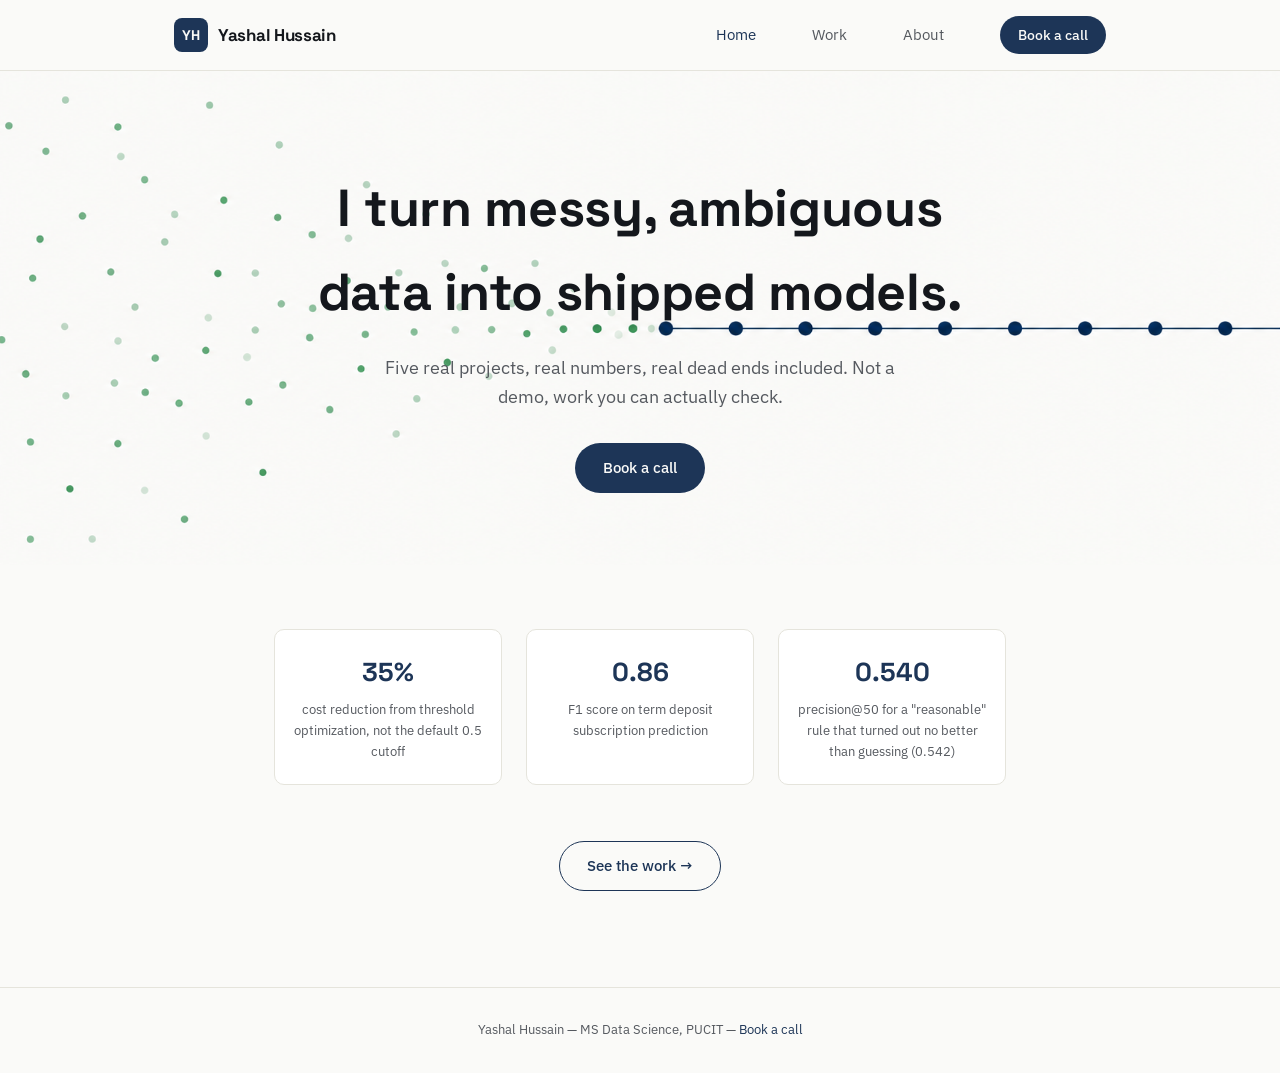
<file: index.html>
<!DOCTYPE html>
<html lang="en">
<head>
<meta charset="UTF-8">
<meta name="viewport" content="width=device-width, initial-scale=1.0">
<title>Yashal Hussain — Ships messy data as working models</title>
<meta name="description" content="I turn messy, ambiguous data into shipped models.">
<link rel="icon" href="data:image/svg+xml,%3Csvg xmlns='http://www.w3.org/2000/svg' viewBox='0 0 64 64'%3E%3Crect width='64' height='64' rx='14' fill='%231D3557'/%3E%3Ctext x='32' y='42' font-family='sans-serif' font-weight='700' font-size='30' fill='%23FAFAF8' text-anchor='middle'%3EY%3C/text%3E%3C/svg%3E">
<link rel="preconnect" href="https://fonts.googleapis.com">
<link rel="preconnect" href="https://fonts.gstatic.com" crossorigin>
<link href="https://fonts.googleapis.com/css2?family=IBM+Plex+Mono&family=IBM+Plex+Sans:wght@400;500&family=Space+Grotesk:wght@500;700&display=swap" rel="stylesheet">
<link rel="stylesheet" href="style.css">
</head>
<body>

<header class="site-nav">
  <div class="wrap">
    <a class="brand" href="index.html">
      <span class="logo-mark">YH</span>
      <span class="logo-word">Yashal Hussain</span>
    </a>
    <nav class="links">
      <a href="index.html" class="active">Home</a>
      <a href="work.html">Work</a>
      <a href="about.html">About</a>
      <a href="contact.html" class="nav-cta">Book a call</a>
    </nav>
  </div>
</header>

<section class="hero">
  <div class="wrap">
    <h1>I turn messy, ambiguous data into shipped models.</h1>
    <p>Five real projects, real numbers, real dead ends included. Not a demo, work you can actually check.</p>
    <a class="btn" href="contact.html">Book a call</a>
  </div>
</section>

<main>
  <div class="wrap">
    <div class="proof-strip">
      <div class="proof-item">
        <div class="proof-num">35%</div>
        <div class="proof-label">cost reduction from threshold optimization, not the default 0.5 cutoff</div>
      </div>
      <div class="proof-item">
        <div class="proof-num">0.86</div>
        <div class="proof-label">F1 score on term deposit subscription prediction</div>
      </div>
      <div class="proof-item">
        <div class="proof-num">0.540</div>
        <div class="proof-label">precision@50 for a "reasonable" rule that turned out no better than guessing (0.542)</div>
      </div>
    </div>

    <div style="text-align:center; margin-top:56px;">
      <a class="btn-outline" href="work.html">See the work &rarr;</a>
    </div>
  </div>
</main>

<footer>
  <div class="wrap">
    Yashal Hussain — MS Data Science, PUCIT — <a href="contact.html">Book a call</a>
  </div>
</footer>

</body>
</html>
</file>
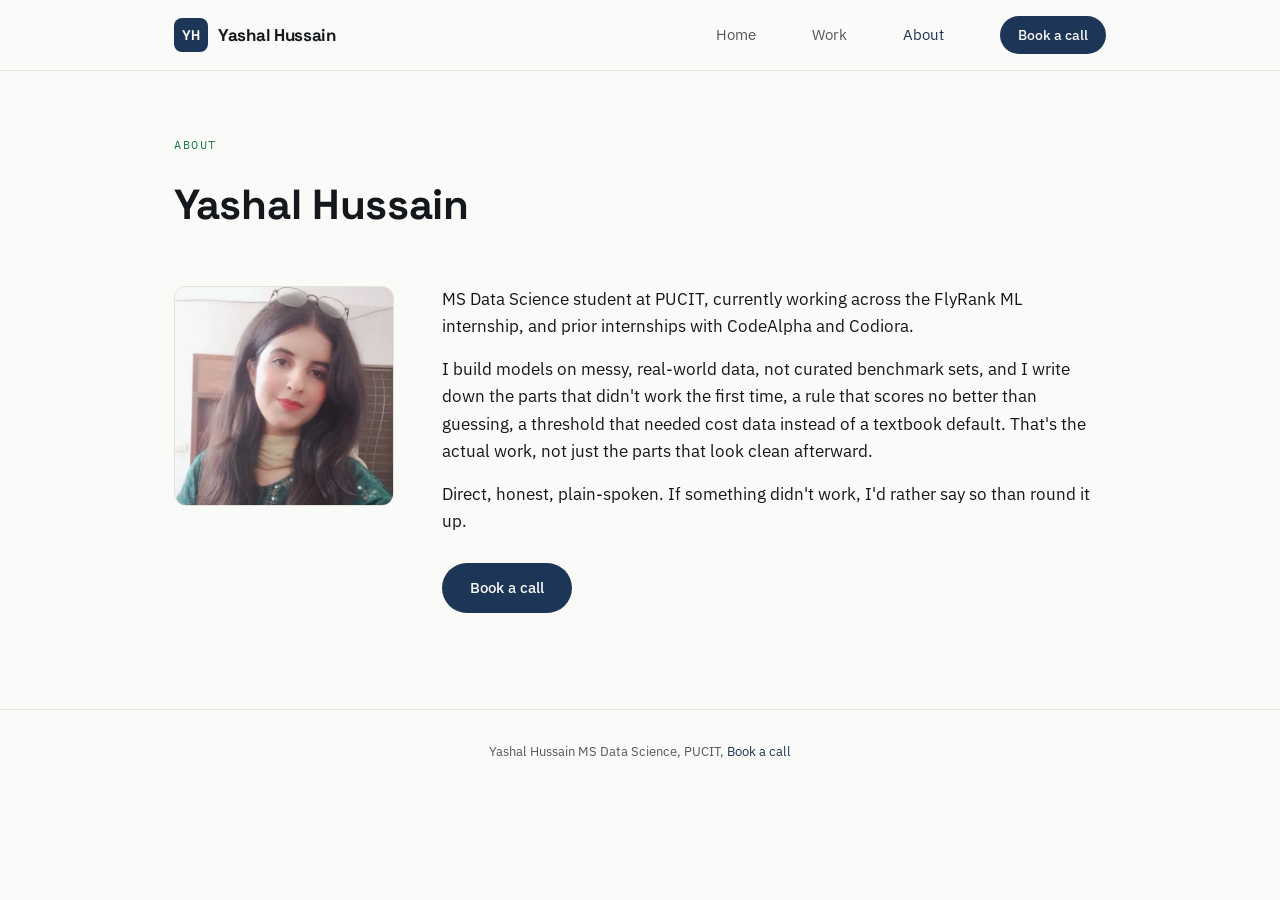
<file: about.html>
<!DOCTYPE html>
<html lang="en">
<head>
<meta charset="UTF-8">
<meta name="viewport" content="width=device-width, initial-scale=1.0">
<title>About Yashal Hussain</title>
<link rel="icon" href="data:image/svg+xml,%3Csvg xmlns='http://www.w3.org/2000/svg' viewBox='0 0 64 64'%3E%3Crect width='64' height='64' rx='14' fill='%231D3557'/%3E%3Ctext x='32' y='42' font-family='sans-serif' font-weight='700' font-size='30' fill='%23FAFAF8' text-anchor='middle'%3EY%3C/text%3E%3C/svg%3E">
<link rel="preconnect" href="https://fonts.googleapis.com">
<link rel="preconnect" href="https://fonts.gstatic.com" crossorigin>
<link href="https://fonts.googleapis.com/css2?family=IBM+Plex+Mono&family=IBM+Plex+Sans:wght@400;500&family=Space+Grotesk:wght@500;700&display=swap" rel="stylesheet">
<link rel="stylesheet" href="style.css">
</head>
<body>

<header class="site-nav">
  <div class="wrap">
    <a class="brand" href="index.html">
      <span class="logo-mark">YH</span>
      <span class="logo-word">Yashal Hussain</span>
    </a>
    <nav class="links">
      <a href="index.html">Home</a>
      <a href="work.html">Work</a>
      <a href="about.html" class="active">About</a>
      <a href="contact.html" class="nav-cta">Book a call</a>
    </nav>
  </div>
</header>

<main>
  <div class="wrap">
    <div class="eyebrow">About</div>
    <h1 class="page-title">Yashal Hussain</h1>

    <div style="height:32px;"></div>

    <div class="about-grid">
      <img class="about-photo" src="images/photo.jpg" alt="Photo of Yashal Hussain">
      <div class="about-text">
        <p style="font-size:17px; margin-bottom:16px;">MS Data Science student at PUCIT, currently working across the FlyRank ML internship, and prior internships with CodeAlpha and Codiora.</p>
        <p style="font-size:17px; margin-bottom:16px;">I build models on messy, real-world data, not curated benchmark sets, and I write down the parts that didn't work the first time, a rule that scores no better than guessing, a threshold that needed cost data instead of a textbook default. That's the actual work, not just the parts that look clean afterward.</p>
        <p style="font-size:17px; margin-bottom:28px;">Direct, honest, plain-spoken. If something didn't work, I'd rather say so than round it up.</p>
        <a class="btn" href="contact.html">Book a call</a>
      </div>
    </div>
  </div>
</main>

<footer>
  <div class="wrap">
    Yashal Hussain MS Data Science, PUCIT, <a href="contact.html">Book a call</a>
  </div>
</footer>

</body>
</html>
</file>
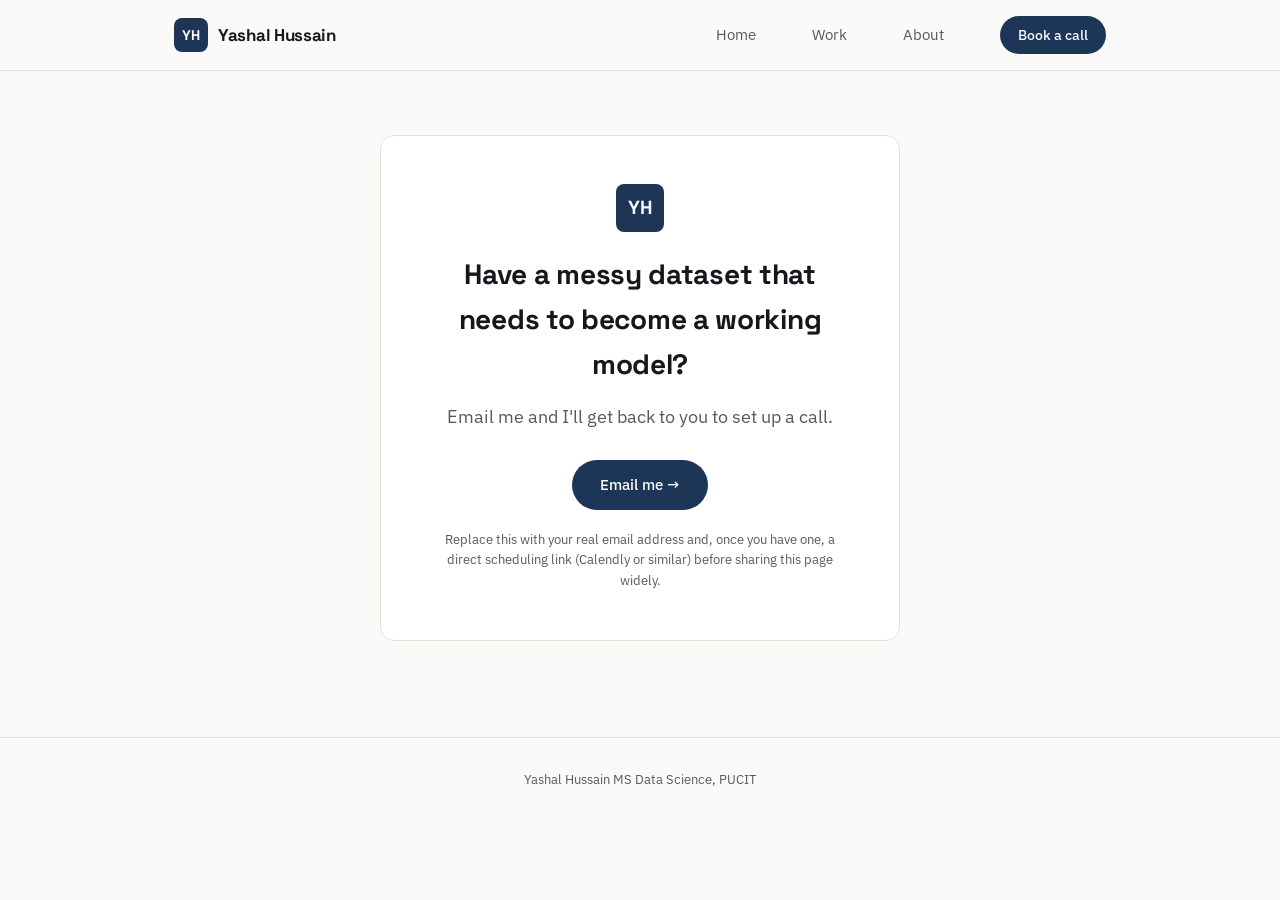
<file: contact.html>
<!DOCTYPE html>
<html lang="en">
<head>
<meta charset="UTF-8">
<meta name="viewport" content="width=device-width, initial-scale=1.0">
<title>Contact Yashal Hussain</title>
<link rel="icon" href="data:image/svg+xml,%3Csvg xmlns='http://www.w3.org/2000/svg' viewBox='0 0 64 64'%3E%3Crect width='64' height='64' rx='14' fill='%231D3557'/%3E%3Ctext x='32' y='42' font-family='sans-serif' font-weight='700' font-size='30' fill='%23FAFAF8' text-anchor='middle'%3EY%3C/text%3E%3C/svg%3E">
<link rel="preconnect" href="https://fonts.googleapis.com">
<link rel="preconnect" href="https://fonts.gstatic.com" crossorigin>
<link href="https://fonts.googleapis.com/css2?family=IBM+Plex+Mono&family=IBM+Plex+Sans:wght@400;500&family=Space+Grotesk:wght@500;700&display=swap" rel="stylesheet">
<link rel="stylesheet" href="style.css">
</head>
<body>

<header class="site-nav">
  <div class="wrap">
    <a class="brand" href="index.html">
      <span class="logo-mark">YH</span>
      <span class="logo-word">Yashal Hussain</span>
    </a>
    <nav class="links">
      <a href="index.html">Home</a>
      <a href="work.html">Work</a>
      <a href="about.html">About</a>
      <a href="contact.html" class="active nav-cta">Book a call</a>
    </nav>
  </div>
</header>

<main>
  <div class="wrap">
    <div class="contact-box">
      <span class="logo-mark" style="width:48px;height:48px;font-size:19px;margin-bottom:20px;display:inline-flex;">YH</span>
      <h1 class="page-title" style="font-size:28px;">Have a messy dataset that needs to become a working model?</h1>
      <p class="lede" style="margin:0 auto 28px;">Email me and I'll get back to you to set up a call.</p>
      <a class="btn" href="mailto:yashalhussain053@gmail.com?subject=Let's%20talk">Email me &rarr;</a>
      <p style="font-size:13px; color:var(--muted); margin-top:20px;">Replace this with your real email address and, once you have one, a direct scheduling link (Calendly or similar) before sharing this page widely.</p>
    </div>
  </div>
</main>

<footer>
  <div class="wrap">
    Yashal Hussain MS Data Science, PUCIT
  </div>
</footer>

</body>
</html>
</file>
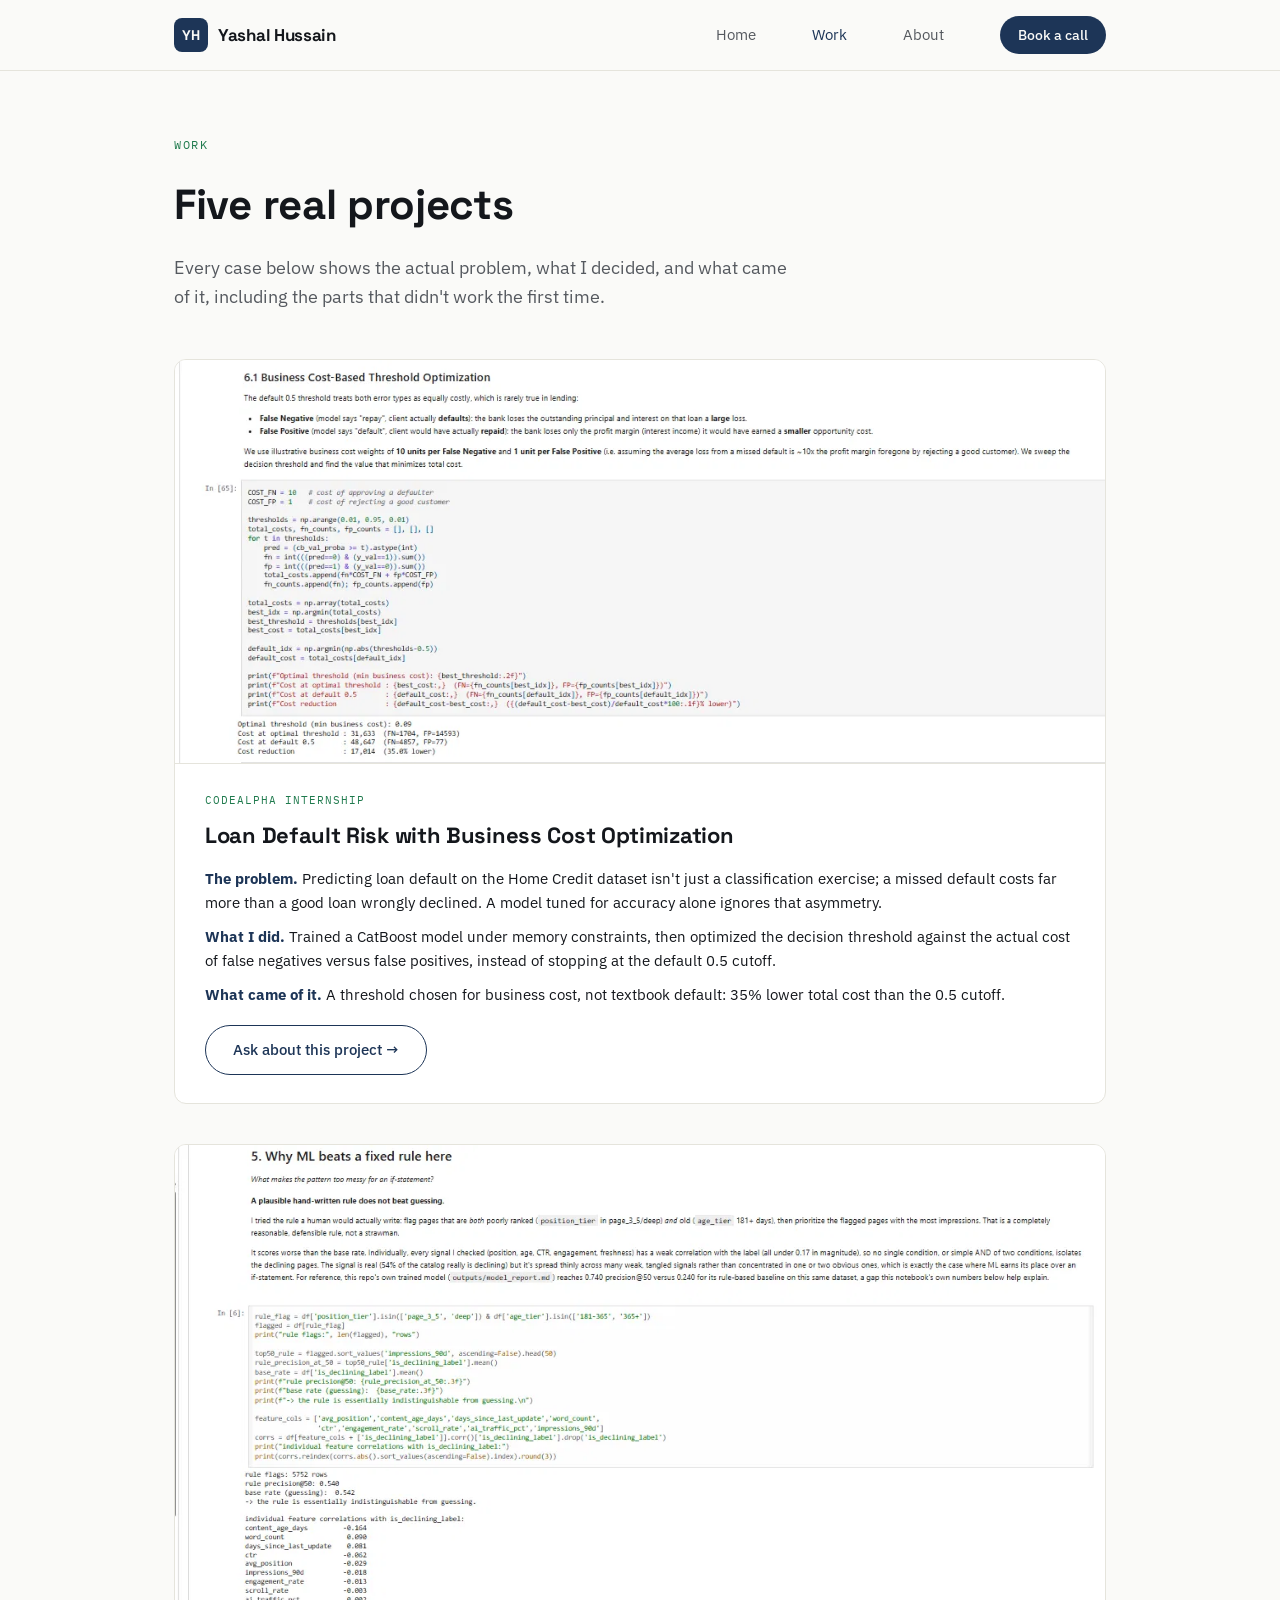
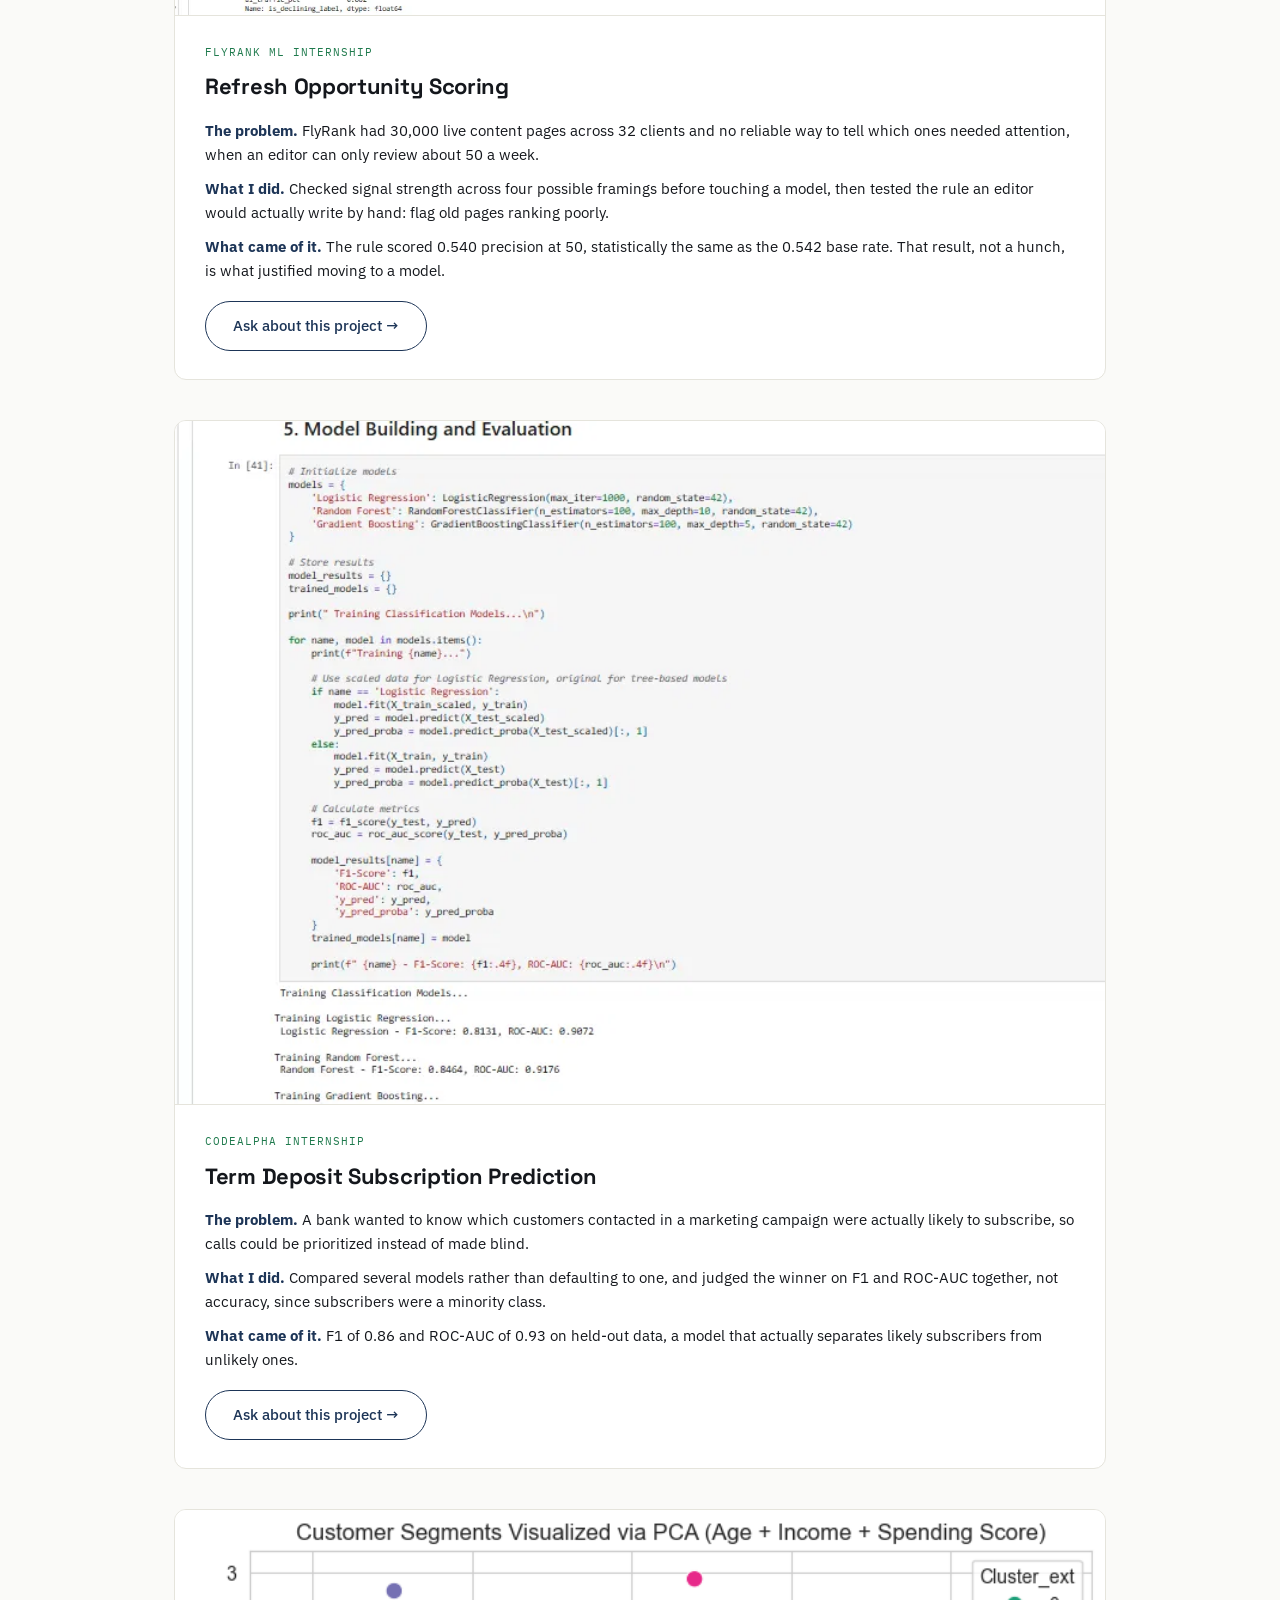
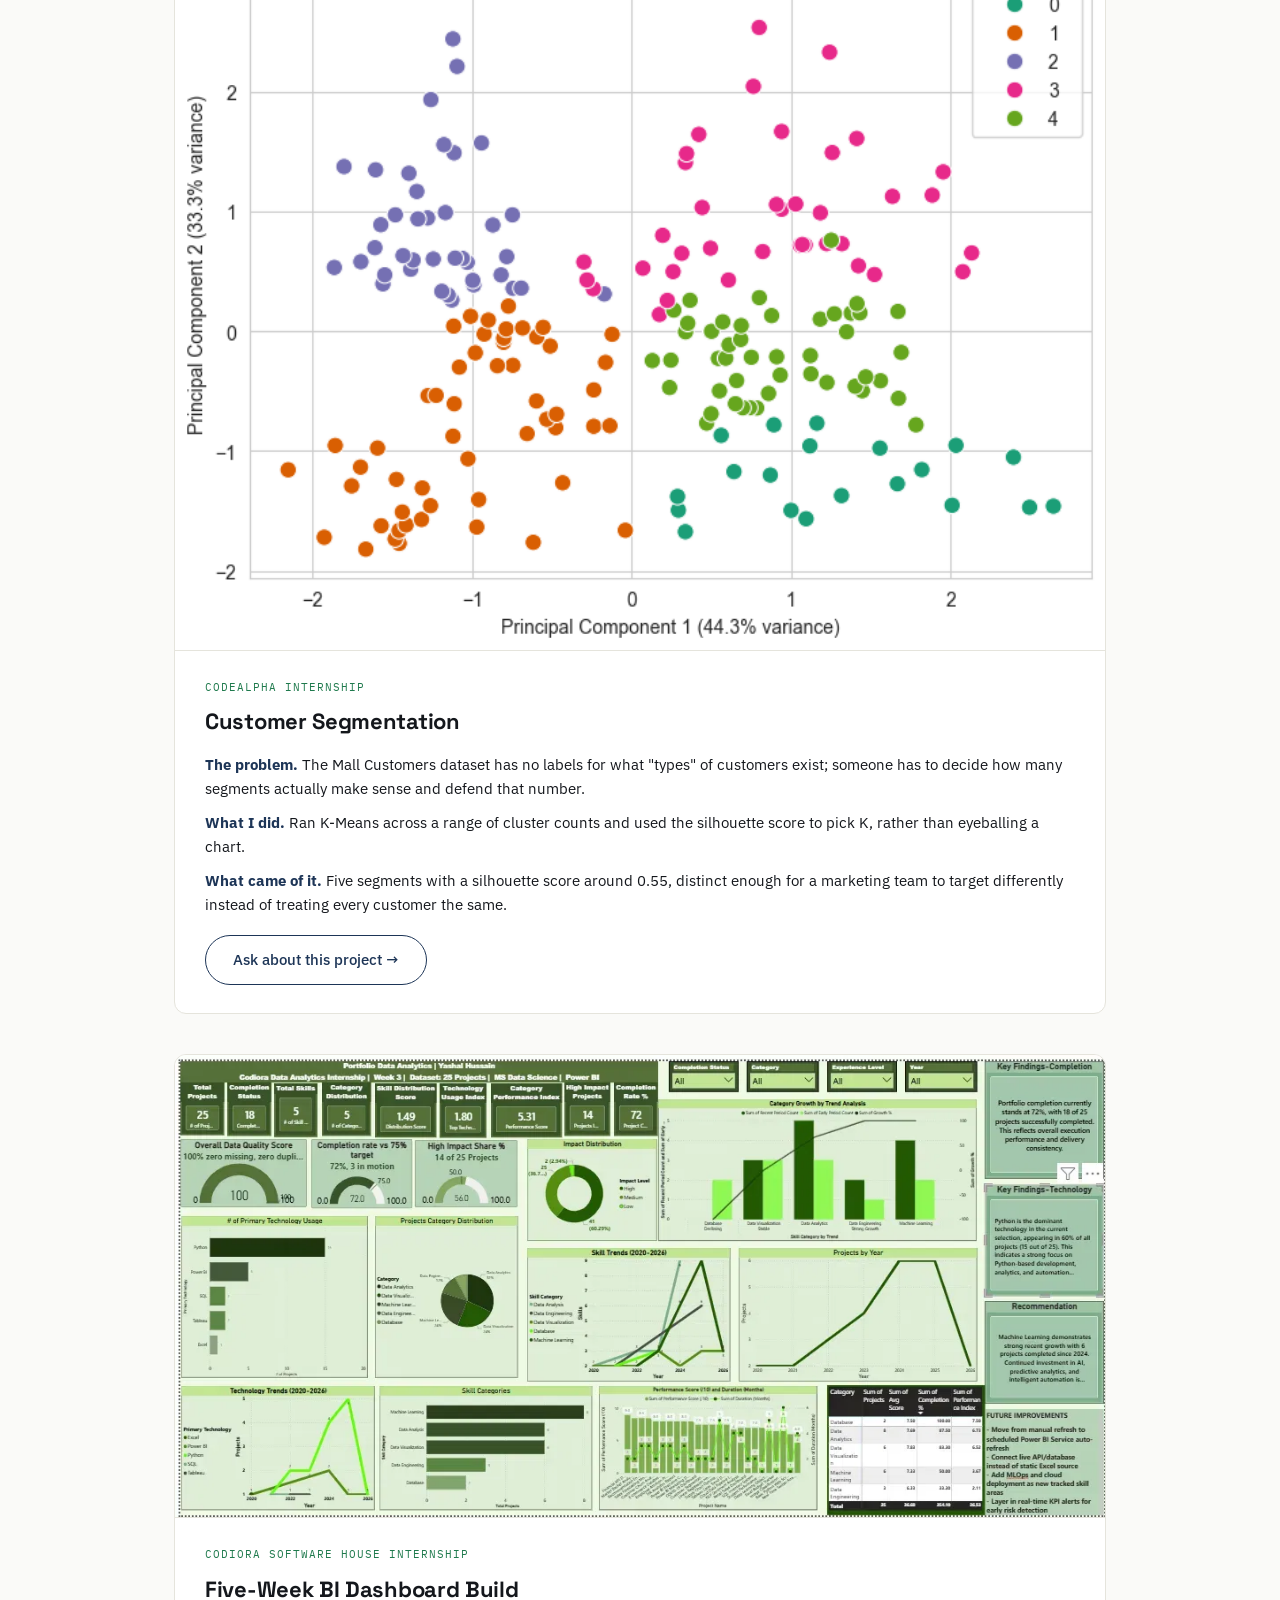
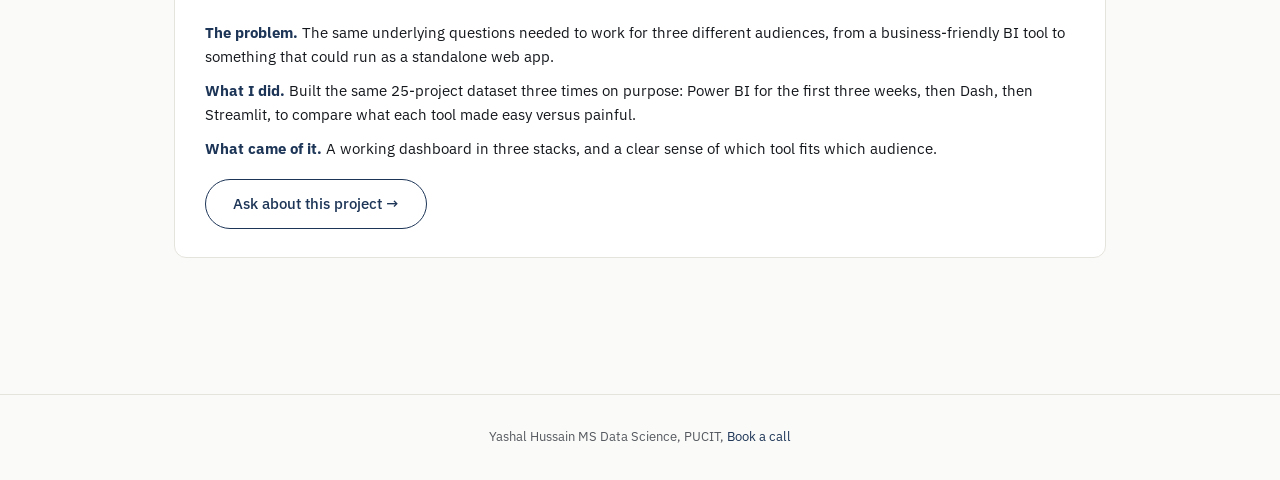
<file: work.html>
<!DOCTYPE html>
<html lang="en">
<head>
<meta charset="UTF-8">
<meta name="viewport" content="width=device-width, initial-scale=1.0">
<title>Work Yashal Hussain</title>
<link rel="icon" href="data:image/svg+xml,%3Csvg xmlns='http://www.w3.org/2000/svg' viewBox='0 0 64 64'%3E%3Crect width='64' height='64' rx='14' fill='%231D3557'/%3E%3Ctext x='32' y='42' font-family='sans-serif' font-weight='700' font-size='30' fill='%23FAFAF8' text-anchor='middle'%3EY%3C/text%3E%3C/svg%3E">
<link rel="preconnect" href="https://fonts.googleapis.com">
<link rel="preconnect" href="https://fonts.gstatic.com" crossorigin>
<link href="https://fonts.googleapis.com/css2?family=IBM+Plex+Mono&family=IBM+Plex+Sans:wght@400;500&family=Space+Grotesk:wght@500;700&display=swap" rel="stylesheet">
<link rel="stylesheet" href="style.css">
</head>
<body>

<header class="site-nav">
  <div class="wrap">
    <a class="brand" href="index.html">
      <span class="logo-mark">YH</span>
      <span class="logo-word">Yashal Hussain</span>
    </a>
    <nav class="links">
      <a href="index.html">Home</a>
      <a href="work.html" class="active">Work</a>
      <a href="about.html">About</a>
      <a href="contact.html" class="nav-cta">Book a call</a>
    </nav>
  </div>
</header>

<main>
  <div class="wrap">
    <div class="eyebrow">Work</div>
    <h1 class="page-title">Five real projects</h1>
    <p class="lede">Every case below shows the actual problem, what I decided, and what came of it, including the parts that didn't work the first time.</p>

    <div style="height:40px;"></div>

    <div class="case-card">
      <img src="images/work_loandefault.png" alt="Loan default cost optimization notebook output">
      <div class="case-body">
        <span class="case-tag">CodeAlpha Internship</span>
        <h2 class="case-title">Loan Default Risk with Business Cost Optimization</h2>
        <p><strong>The problem.</strong> Predicting loan default on the Home Credit dataset isn't just a classification exercise; a missed default costs far more than a good loan wrongly declined. A model tuned for accuracy alone ignores that asymmetry.</p>
        <p><strong>What I did.</strong> Trained a CatBoost model under memory constraints, then optimized the decision threshold against the actual cost of false negatives versus false positives, instead of stopping at the default 0.5 cutoff.</p>
        <p><strong>What came of it.</strong> A threshold chosen for business cost, not textbook default: 35% lower total cost than the 0.5 cutoff.</p>
        <div class="case-cta"><a class="btn-outline" href="contact.html">Ask about this project &rarr;</a></div>
      </div>
    </div>

    <div class="case-card">
      <img src="images/work_flyrank.png" alt="FlyRank notebook showing rule vs base rate precision at 50">
      <div class="case-body">
        <span class="case-tag">FlyRank ML Internship</span>
        <h2 class="case-title">Refresh Opportunity Scoring</h2>
        <p><strong>The problem.</strong> FlyRank had 30,000 live content pages across 32 clients and no reliable way to tell which ones needed attention, when an editor can only review about 50 a week.</p>
        <p><strong>What I did.</strong> Checked signal strength across four possible framings before touching a model, then tested the rule an editor would actually write by hand: flag old pages ranking poorly.</p>
        <p><strong>What came of it.</strong> The rule scored 0.540 precision at 50, statistically the same as the 0.542 base rate. That result, not a hunch, is what justified moving to a model.</p>
        <div class="case-cta"><a class="btn-outline" href="contact.html">Ask about this project &rarr;</a></div>
      </div>
    </div>

    <div class="case-card">
      <img src="images/work_termdeposit.png" alt="Term deposit model training output showing F1 and ROC-AUC">
      <div class="case-body">
        <span class="case-tag">CodeAlpha Internship</span>
        <h2 class="case-title">Term Deposit Subscription Prediction</h2>
        <p><strong>The problem.</strong> A bank wanted to know which customers contacted in a marketing campaign were actually likely to subscribe, so calls could be prioritized instead of made blind.</p>
        <p><strong>What I did.</strong> Compared several models rather than defaulting to one, and judged the winner on F1 and ROC-AUC together, not accuracy, since subscribers were a minority class.</p>
        <p><strong>What came of it.</strong> F1 of 0.86 and ROC-AUC of 0.93 on held-out data, a model that actually separates likely subscribers from unlikely ones.</p>
        <div class="case-cta"><a class="btn-outline" href="contact.html">Ask about this project &rarr;</a></div>
      </div>
    </div>

    <div class="case-card">
      <img src="images/work_pca.png" alt="Customer segmentation clusters visualized via PCA">
      <div class="case-body">
        <span class="case-tag">CodeAlpha Internship</span>
        <h2 class="case-title">Customer Segmentation</h2>
        <p><strong>The problem.</strong> The Mall Customers dataset has no labels for what "types" of customers exist; someone has to decide how many segments actually make sense and defend that number.</p>
        <p><strong>What I did.</strong> Ran K-Means across a range of cluster counts and used the silhouette score to pick K, rather than eyeballing a chart.</p>
        <p><strong>What came of it.</strong> Five segments with a silhouette score around 0.55, distinct enough for a marketing team to target differently instead of treating every customer the same.</p>
        <div class="case-cta"><a class="btn-outline" href="contact.html">Ask about this project &rarr;</a></div>
      </div>
    </div>

    <div class="case-card">
      <img src="images/work_dashboard.png" alt="Codiora BI dashboard overview">
      <div class="case-body">
        <span class="case-tag">Codiora Software House Internship</span>
        <h2 class="case-title">Five-Week BI Dashboard Build</h2>
        <p><strong>The problem.</strong> The same underlying questions needed to work for three different audiences, from a business-friendly BI tool to something that could run as a standalone web app.</p>
        <p><strong>What I did.</strong> Built the same 25-project dataset three times on purpose: Power BI for the first three weeks, then Dash, then Streamlit, to compare what each tool made easy versus painful.</p>
        <p><strong>What came of it.</strong> A working dashboard in three stacks, and a clear sense of which tool fits which audience.</p>
        <div class="case-cta"><a class="btn-outline" href="contact.html">Ask about this project &rarr;</a></div>
      </div>
    </div>

  </div>
</main>

<footer>
  <div class="wrap">
    Yashal Hussain MS Data Science, PUCIT, <a href="contact.html">Book a call</a>
  </div>
</footer>

</body>
</html>
</file>
<file: style.css>
:root {
  --main: #1D3557;
  --text: #14171C;
  --bg: #FAFAF8;
  --accent: #1F7A4D;
  --muted: #55595F;
  --border: #E5E4DC;
}

* { box-sizing: border-box; margin: 0; padding: 0; }

body {
  background: var(--bg);
  color: var(--text);
  font-family: 'IBM Plex Sans', sans-serif;
  line-height: 1.6;
}

h1, h2, h3, .logo-word {
  font-family: 'Space Grotesk', sans-serif;
  font-weight: 700;
  letter-spacing: -0.3px;
}

a { color: inherit; text-decoration: none; }

.wrap { max-width: 980px; margin: 0 auto; padding: 0 24px; }

/* Nav */
header.site-nav {
  position: sticky;
  top: 0;
  background: rgba(250,250,248,0.92);
  backdrop-filter: blur(6px);
  border-bottom: 1px solid var(--border);
  z-index: 50;
}
.site-nav .wrap {
  display: flex;
  align-items: center;
  justify-content: space-between;
  padding-top: 16px;
  padding-bottom: 16px;
}
.brand { display: flex; align-items: center; gap: 10px; }
.logo-mark {
  width: 34px; height: 34px; border-radius: 8px;
  background: var(--main); color: var(--bg);
  font-family: 'Space Grotesk', sans-serif; font-weight: 700; font-size: 14px;
  display: flex; align-items: center; justify-content: center;
}
.logo-word { font-size: 17px; }
nav.links { display: flex; align-items: center; gap: 28px; font-size: 15px; }
nav.links a { color: var(--muted); margin-left: 28px; }
nav.links a:first-child { margin-left: 0; }
nav.links a:hover, nav.links a.active { color: var(--main); }
.nav-cta {
  background: var(--main); color: var(--bg) !important;
  padding: 8px 18px; border-radius: 100px; font-size: 14px; font-weight: 500;
  white-space: nowrap;
}

/* Sections */
main { padding: 64px 0 96px; }
.eyebrow {
  font-family: 'IBM Plex Mono', monospace;
  font-size: 12px; letter-spacing: 1.5px; text-transform: uppercase;
  color: var(--accent); margin-bottom: 16px;
}
.page-title { font-size: clamp(30px, 5vw, 42px); margin-bottom: 16px; }
.lede { color: var(--muted); font-size: 18px; max-width: 620px; margin-bottom: 8px; }

/* Hero */
.hero {
  background-image: url('images/hero_texture.png');
  background-size: cover;
  background-position: center;
  padding: 96px 0 72px;
  text-align: center;
}
.hero h1 { font-size: clamp(32px, 6vw, 52px); max-width: 720px; margin: 0 auto 20px; }
.hero p { color: var(--muted); font-size: 18px; max-width: 560px; margin: 0 auto 32px; }

/* CTA button */
.btn {
  display: inline-block;
  background: var(--main); color: var(--bg);
  padding: 13px 28px; border-radius: 100px;
  font-weight: 500; font-size: 15px;
}
.btn:hover { background: #16283F; }
.btn-outline {
  display: inline-block;
  border: 1px solid var(--main); color: var(--main);
  padding: 12px 27px; border-radius: 100px;
  font-weight: 500; font-size: 15px;
}

/* Proof strip */
.proof-strip {
  display: flex; flex-wrap: wrap; justify-content: center; gap: 24px;
  max-width: 780px; margin: 0 auto; padding: 0 24px;
}
.proof-item {
  background: #fff; border: 1px solid var(--border); border-radius: 10px;
  padding: 22px 18px; text-align: center;
  flex: 1 1 200px; min-width: 200px;
}
.proof-num { font-family: 'Space Grotesk', sans-serif; font-weight: 700; font-size: 26px; color: var(--main); }
.proof-label { font-size: 13px; color: var(--muted); margin-top: 6px; }

/* Case cards */
.case-card {
  border: 1px solid var(--border); border-radius: 12px; overflow: hidden;
  margin-bottom: 40px; background: #fff;
}
.case-card img { width: 100%; display: block; border-bottom: 1px solid var(--border); }
.case-body { padding: 28px 30px; }
.case-tag {
  font-family: 'IBM Plex Mono', monospace; font-size: 11px; letter-spacing: 1px;
  text-transform: uppercase; color: var(--accent); margin-bottom: 8px; display: block;
}
.case-title { font-size: 22px; margin-bottom: 14px; }
.case-body p { margin-bottom: 10px; font-size: 15px; }
.case-body p strong { color: var(--main); }
.case-cta { margin-top: 18px; }

/* About */
.about-grid {
  display: flex; gap: 48px; align-items: flex-start; flex-wrap: wrap;
}
.about-photo {
  width: 220px; height: 220px; border-radius: 12px; object-fit: cover;
  border: 1px solid var(--border);
}
.about-text { flex: 1; min-width: 280px; }

/* Contact */
.contact-box {
  background: #fff; border: 1px solid var(--border); border-radius: 14px;
  padding: 48px; text-align: center; max-width: 520px; margin: 0 auto;
}

footer {
  border-top: 1px solid var(--border);
  padding: 32px 0; text-align: center;
  font-size: 13px; color: var(--muted);
}
footer a { color: var(--main); }

@media (max-width: 640px) {
  nav.links { display: none; }
  .about-grid { flex-direction: column; align-items: center; text-align: center; }
  .proof-strip { grid-template-columns: 1fr; }
}
</file>
